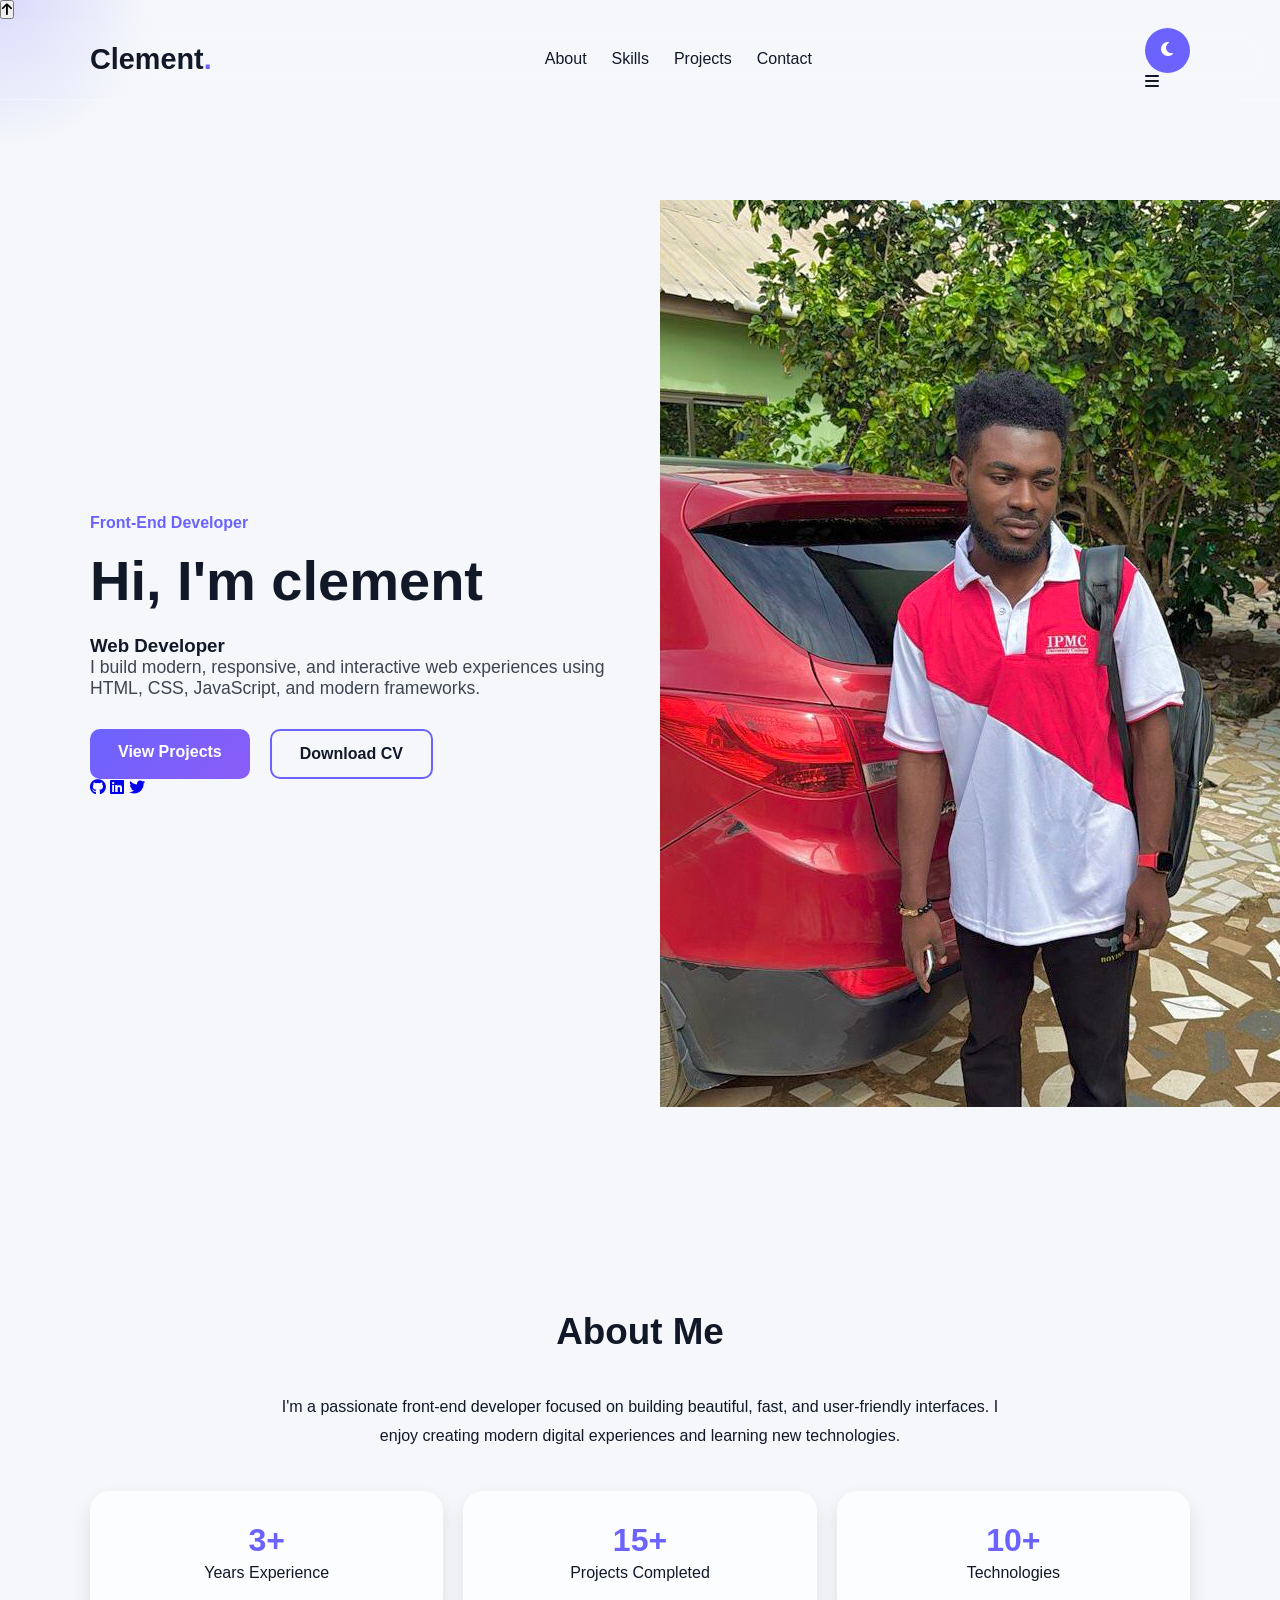
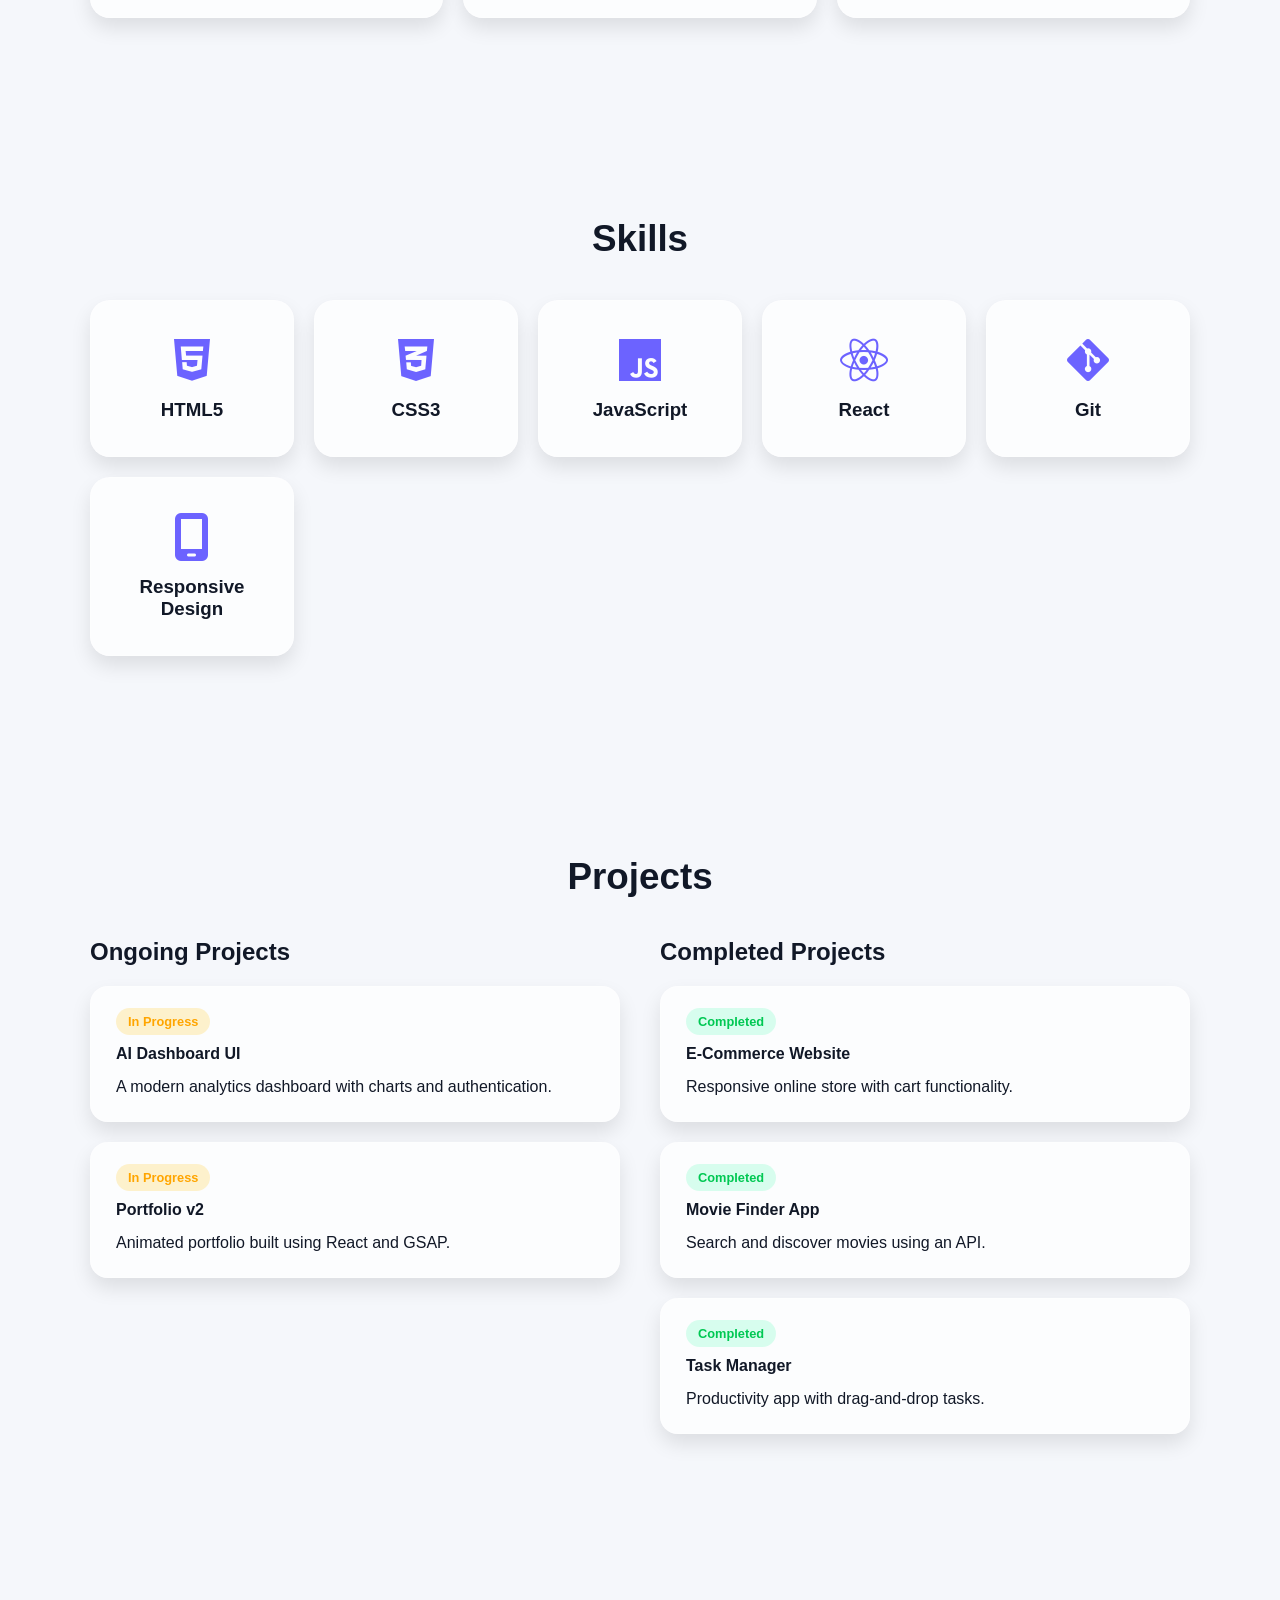
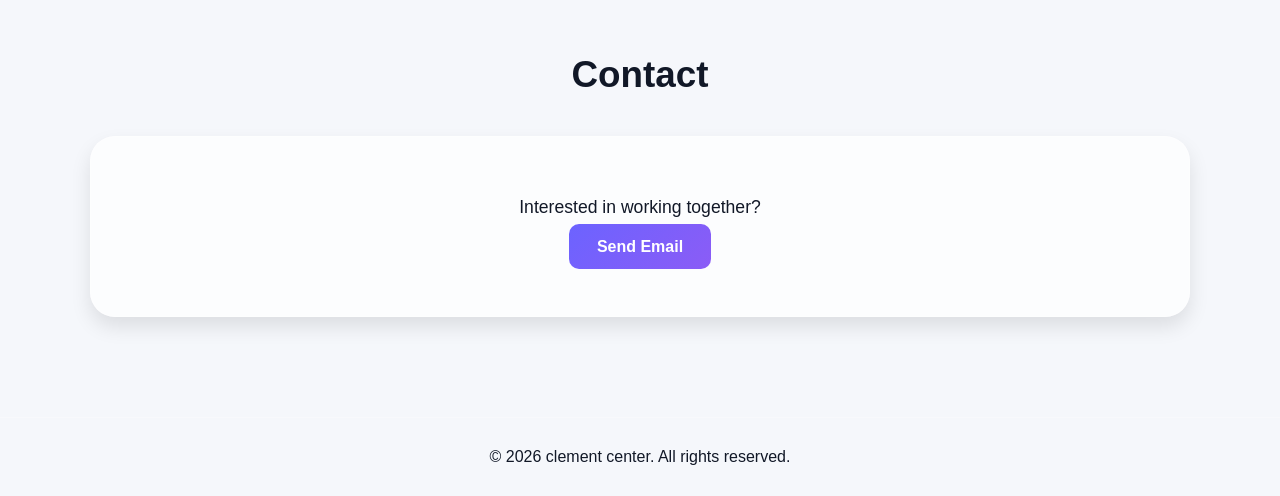
<file: index.html>
<!doctype html>
<html lang="en">
  <head>
    <meta charset="UTF-8" />
    <meta name="viewport" content="width=device-width, initial-scale=1.0" />
    <title>Clement Nkrumah | Front-End Developer</title>

    <link rel="stylesheet" href="style.css" />

    <link
      rel="stylesheet"
      href="https://cdnjs.cloudflare.com/ajax/libs/font-awesome/6.5.1/css/all.min.css"
      integrity="sha512-a3pM1+fvcZu6+L4YyNzWdGg8tKcyx0VY6cHh5qpbkYVtYgQqzFz0j9zWzjU2kA4ybI7xZXBZqtpZ4u8Ze3Gb2w=="
      crossorigin="anonymous"
      referrerpolicy="no-referrer"
    />
  </head>
  <body>
    <!-- SCROLL PROGRESS -->
    <div id="progress-bar"></div>

    <!-- CURSOR GLOW -->
    <div class="cursor-glow"></div>

    <!-- BACK TO TOP -->
    <button id="topBtn">
      <i class="fa-solid fa-arrow-up"></i>
    </button>

    <!-- HEADER -->
    <header class="header">
      <nav class="navbar container">
        <h1 class="logo">Clement<span>.</span></h1>

        <!-- NAV LINKS -->
        <ul class="nav-links" id="navLinks">
          <li><a href="#about">About</a></li>
          <li><a href="#skills">Skills</a></li>
          <li><a href="#projects">Projects</a></li>
          <li><a href="#contact">Contact</a></li>
        </ul>

        <!-- RIGHT SIDE -->
        <div class="nav-right">
          <!-- LIVE CLOCK -->
          <div id="clock"></div>

          <!-- THEME -->
          <button id="theme-toggle" class="theme-btn">
            <i class="fa-solid fa-moon"></i>
          </button>

          <!-- MOBILE MENU -->
          <div class="menu-toggle" id="menuToggle">
            <i class="fa-solid fa-bars"></i>
          </div>
        </div>
      </nav>
    </header>

    <!-- HERO -->
    <section class="hero container">
      <!-- LEFT -->
      <div class="hero-text">
        <p class="tag">Front-End Developer</p>

        <h2>Hi, I'm clement</h2>

        <h3 class="typing-text">
          <span id="typing" aria-live="polite">Web Developer</span>
        </h3>

        <p class="description">
          I build modern, responsive, and interactive web experiences using
          HTML, CSS, JavaScript, and modern frameworks.
        </p>

        <div class="hero-buttons">
          <a href="#projects" class="btn primary-btn"> View Projects </a>

          <a href="#" class="btn secondary-btn"> Download CV </a>
        </div>

        <!-- SOCIALS -->
        <div class="socials">
          <a href="#"><i class="fa-brands fa-github"></i></a>
          <a href="#"><i class="fa-brands fa-linkedin"></i></a>
          <a href="#"><i class="fa-brands fa-twitter"></i></a>
        </div>
      </div>

      <!-- RIGHT -->
      <div class="hero-image">
        <!-- PROFILE PICTURE -->
        <div class="profile-card">
          <img src="./resources/images/ef.jpeg" alt="" />
        </div>
      </div>
    </section>

    <!-- ABOUT -->
    <section id="about" class="about container">
      <h2 class="section-title">About Me</h2>

      <div class="about-content">
        <p>
          I'm a passionate front-end developer focused on building beautiful,
          fast, and user-friendly interfaces. I enjoy creating modern digital
          experiences and learning new technologies.
        </p>

        <div class="stats">
          <div class="stat-card">
            <h3>3+</h3>
            <p>Years Experience</p>
          </div>

          <div class="stat-card">
            <h3>15+</h3>
            <p>Projects Completed</p>
          </div>

          <div class="stat-card">
            <h3>10+</h3>
            <p>Technologies</p>
          </div>
        </div>
      </div>
    </section>

    <!-- SKILLS -->
    <section id="skills" class="skills container">
      <h2 class="section-title">Skills</h2>

      <div class="skills-grid">
        <div class="skill-card">
          <i class="fa-brands fa-html5"></i>
          <h3>HTML5</h3>
        </div>

        <div class="skill-card">
          <i class="fa-brands fa-css3-alt"></i>
          <h3>CSS3</h3>
        </div>

        <div class="skill-card">
          <i class="fa-brands fa-js"></i>
          <h3>JavaScript</h3>
        </div>

        <div class="skill-card">
          <i class="fa-brands fa-react"></i>
          <h3>React</h3>
        </div>

        <div class="skill-card">
          <i class="fa-brands fa-git-alt"></i>
          <h3>Git</h3>
        </div>

        <div class="skill-card">
          <i class="fa-solid fa-mobile-screen"></i>
          <h3>Responsive Design</h3>
        </div>
      </div>
    </section>

    <!-- PROJECTS -->
    <section id="projects" class="projects container">
      <h2 class="section-title">Projects</h2>

      <div class="project-wrapper">
        <!-- ONGOING -->
        <div class="project-column">
          <h3 class="project-heading">Ongoing Projects</h3>

          <div class="project-card">
            <span class="status ongoing">In Progress</span>
            <h4>AI Dashboard UI</h4>
            <p>A modern analytics dashboard with charts and authentication.</p>
          </div>

          <div class="project-card">
            <span class="status ongoing">In Progress</span>
            <h4>Portfolio v2</h4>
            <p>Animated portfolio built using React and GSAP.</p>
          </div>
        </div>

        <!-- COMPLETED -->
        <div class="project-column">
          <h3 class="project-heading">Completed Projects</h3>

          <div class="project-card">
            <span class="status completed">Completed</span>
            <h4>E-Commerce Website</h4>
            <p>Responsive online store with cart functionality.</p>
          </div>

          <div class="project-card">
            <span class="status completed">Completed</span>
            <h4>Movie Finder App</h4>
            <p>Search and discover movies using an API.</p>
          </div>

          <div class="project-card">
            <span class="status completed">Completed</span>
            <h4>Task Manager</h4>
            <p>Productivity app with drag-and-drop tasks.</p>
          </div>
        </div>
      </div>
    </section>

    <!-- CONTACT -->
    <section id="contact" class="contact container">
      <h2 class="section-title">Contact</h2>

      <div class="contact-box">
        <p>Interested in working together?</p>

        <a href="mailto:nkrumah@example.com" class="btn primary-btn">
          Send Email
        </a>
      </div>
    </section>

    <!-- FOOTER -->
    <footer class="footer">
      <p>© 2026 clement center. All rights reserved.</p>
    </footer>

    <script src="script.js"></script>
  </body>
</html>
</file>
<file: style.css>
:root {
  --bg: #f5f7fb;
  --text: #111827;
  --card: rgba(255, 255, 255, 0.7);
  --border: rgba(255, 255, 255, 0.3);
  --primary: #6c63ff;
  --secondary: #8b5cf6;
  --shadow: rgba(0, 0, 0, 0.1);
}

body.dark {
  --bg: #0f172a;
  --text: #f8fafc;
  --card: rgba(15, 23, 42, 0.7);
  --border: rgba(255, 255, 255, 0.08);
  --shadow: rgba(0, 0, 0, 0.4);
}

* {
  margin: 0;
  padding: 0;
  box-sizing: border-box;
}

html {
  scroll-behavior: smooth;
}

body {
  font-family: "Segoe UI", sans-serif;
  background: var(--bg);
  color: var(--text);
  transition: 0.4s ease;
  overflow-x: hidden;
}

.container {
  width: min(1100px, 90%);
  margin: auto;
}

section {
  padding: 100px 0;
}

.section-title {
  font-size: 2.3rem;
  margin-bottom: 40px;
  text-align: center;
}

/* HEADER */
.header {
  position: sticky;
  top: 0;
  z-index: 1000;
  backdrop-filter: blur(15px);
  background: rgba(255, 255, 255, 0.05);
  border-bottom: 1px solid var(--border);
}

.navbar {
  display: flex;
  justify-content: space-between;
  align-items: center;
  height: 80px;
}

.logo {
  font-size: 1.8rem;
}

.logo span {
  color: var(--primary);
}

.nav-links {
  display: flex;
  gap: 25px;
  list-style: none;
}

.nav-links a {
  text-decoration: none;
  color: var(--text);
  font-weight: 500;
  transition: 0.3s;
}

.nav-links a:hover {
  color: var(--primary);
}

.theme-btn {
  border: none;
  background: var(--primary);
  color: white;
  width: 45px;
  height: 45px;
  border-radius: 50%;
  cursor: pointer;
  font-size: 1rem;
}

/* HERO */
.hero {
  min-height: 90vh;
  display: grid;
  grid-template-columns: repeat(auto-fit, minmax(300px, 1fr));
  align-items: center;
  gap: 40px;
}

.tag {
  color: var(--primary);
  font-weight: bold;
  margin-bottom: 15px;
}

.hero-text h2 {
  font-size: 3.5rem;
  line-height: 1.2;
  margin-bottom: 20px;
}

.description {
  font-size: 1.1rem;
  opacity: 0.8;
  margin-bottom: 30px;
  max-width: 550px;
}

.hero-buttons {
  display: flex;
  gap: 20px;
}

.btn {
  padding: 14px 28px;
  border-radius: 10px;
  text-decoration: none;
  font-weight: 600;
  transition: 0.3s ease;
}

.primary-btn {
  background: linear-gradient(135deg, var(--primary), var(--secondary));
  color: white;
}

.secondary-btn {
  border: 2px solid var(--primary);
  color: var(--text);
}

.btn:hover {
  transform: translateY(-3px);
}

.glass-card {
  background: var(--card);
  border: 1px solid var(--border);
  backdrop-filter: blur(15px);
  padding: 40px;
  border-radius: 20px;
  box-shadow: 0 10px 30px var(--shadow);
}

/* ABOUT */
.about-content {
  display: flex;
  flex-direction: column;
  gap: 40px;
}

.about-content p {
  text-align: center;
  max-width: 750px;
  margin: auto;
  line-height: 1.8;
}

.stats {
  display: grid;
  grid-template-columns: repeat(auto-fit, minmax(180px, 1fr));
  gap: 20px;
}

.stat-card {
  background: var(--card);
  border: 1px solid var(--border);
  padding: 30px;
  border-radius: 20px;
  text-align: center;
  box-shadow: 0 10px 20px var(--shadow);
}

.stat-card h3 {
  font-size: 2rem;
  color: var(--primary);
}

/* SKILLS */
.skills-grid {
  display: grid;
  grid-template-columns: repeat(auto-fit, minmax(180px, 1fr));
  gap: 20px;
}

.skill-card {
  background: var(--card);
  border: 1px solid var(--border);
  padding: 35px;
  border-radius: 20px;
  text-align: center;
  transition: 0.3s;
  box-shadow: 0 10px 20px var(--shadow);
}

.skill-card:hover {
  transform: translateY(-10px);
}

.skill-card i {
  font-size: 3rem;
  margin-bottom: 15px;
  color: var(--primary);
}

/* PROJECTS */
.project-wrapper {
  display: grid;
  grid-template-columns: repeat(auto-fit, minmax(320px, 1fr));
  gap: 40px;
}

.project-heading {
  margin-bottom: 20px;
  font-size: 1.5rem;
}

.project-card {
  background: var(--card);
  border: 1px solid var(--border);
  padding: 25px;
  border-radius: 18px;
  margin-bottom: 20px;
  transition: 0.3s ease;
  box-shadow: 0 10px 20px var(--shadow);
}

.project-card:hover {
  transform: scale(1.03);
}

.project-card h4 {
  margin: 15px 0;
}

.status {
  padding: 6px 12px;
  border-radius: 20px;
  font-size: 0.8rem;
  font-weight: bold;
}

.ongoing {
  background: rgba(255, 193, 7, 0.2);
  color: orange;
}

.completed {
  background: rgba(0, 255, 150, 0.15);
  color: #00c853;
}

/* CONTACT */
.contact-box {
  text-align: center;
  background: var(--card);
  border: 1px solid var(--border);
  padding: 60px 20px;
  border-radius: 25px;
  box-shadow: 0 10px 20px var(--shadow);
}

.contact-box p {
  margin-bottom: 20px;
  font-size: 1.1rem;
}

/* FOOTER */
.footer {
  text-align: center;
  padding: 30px 0;
  border-top: 1px solid var(--border);
}

/* CURSOR GLOW */
.cursor-glow {
  position: fixed;
  width: 300px;
  height: 300px;
  background: radial-gradient(circle, rgba(108, 99, 255, 0.2), transparent 70%);
  pointer-events: none;
  transform: translate(-50%, -50%);
  z-index: -1;
}

/* RESPONSIVE */
@media (max-width: 768px) {
  .hero-text h2 {
    font-size: 2.5rem;
  }

  .nav-links {
    display: none;
  }

  section {
    padding: 80px 0;
  }
}
</file>
